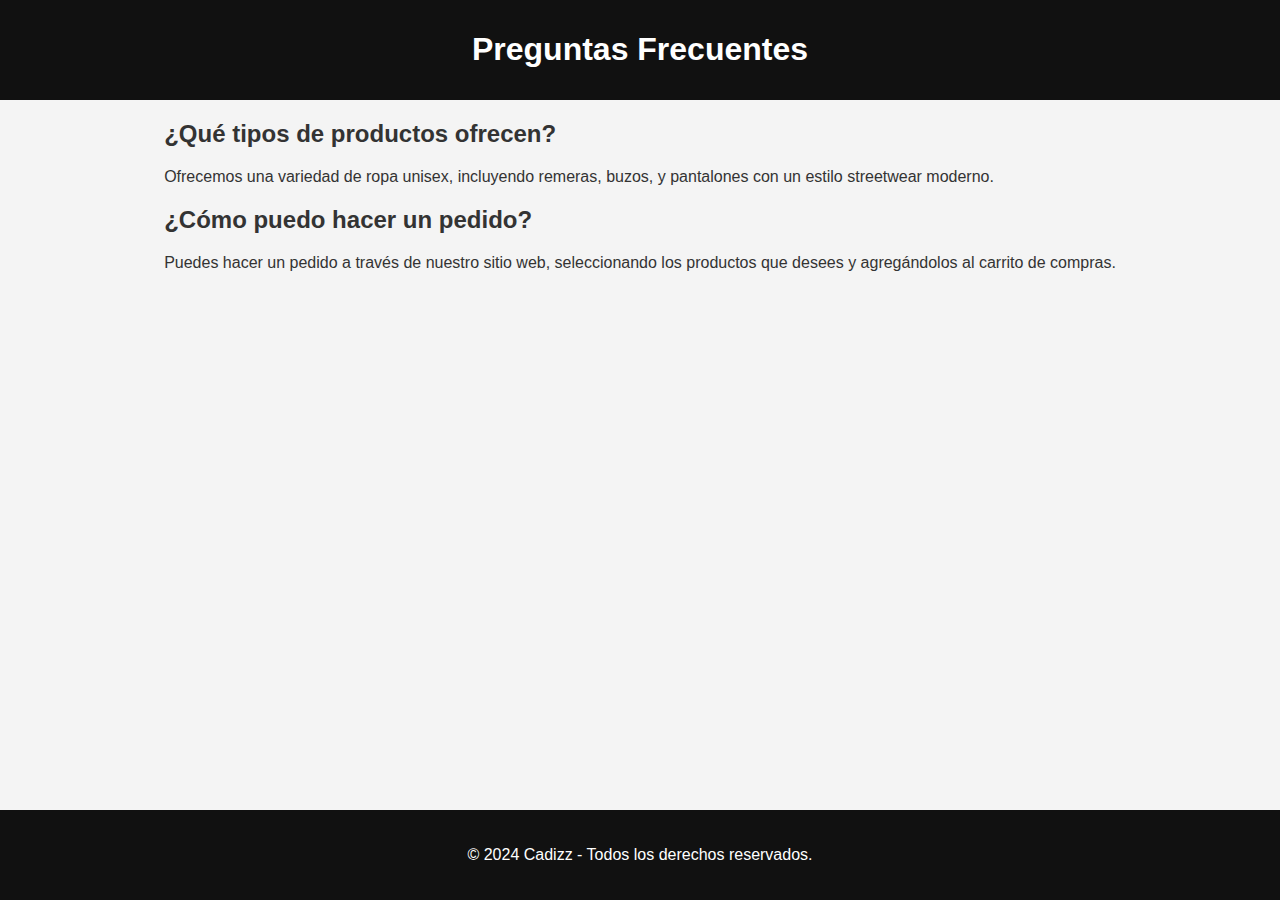
<file: Cadizz/faq.html>
<!DOCTYPE html>
<html lang="es">
<head>
    <meta charset="UTF-8">
    <meta name="viewport" content="width=device-width, initial-scale=1.0">
    <title>FAQ - Cadizz</title>
    <link rel="stylesheet" href="styles.css">
</head>
<body>

    <header>
        <h1>Preguntas Frecuentes</h1>
    </header>

    <section>
        <h2>¿Qué tipos de productos ofrecen?</h2>
        <p>Ofrecemos una variedad de ropa unisex, incluyendo remeras, buzos, y pantalones con un estilo streetwear moderno.</p>

        <h2>¿Cómo puedo hacer un pedido?</h2>
        <p>Puedes hacer un pedido a través de nuestro sitio web, seleccionando los productos que desees y agregándolos al carrito de compras.</p>
    </section>

    <footer>
        <p>&copy; 2024 Cadizz - Todos los derechos reservados.</p>
    </footer>

</body>
</html>
</file>
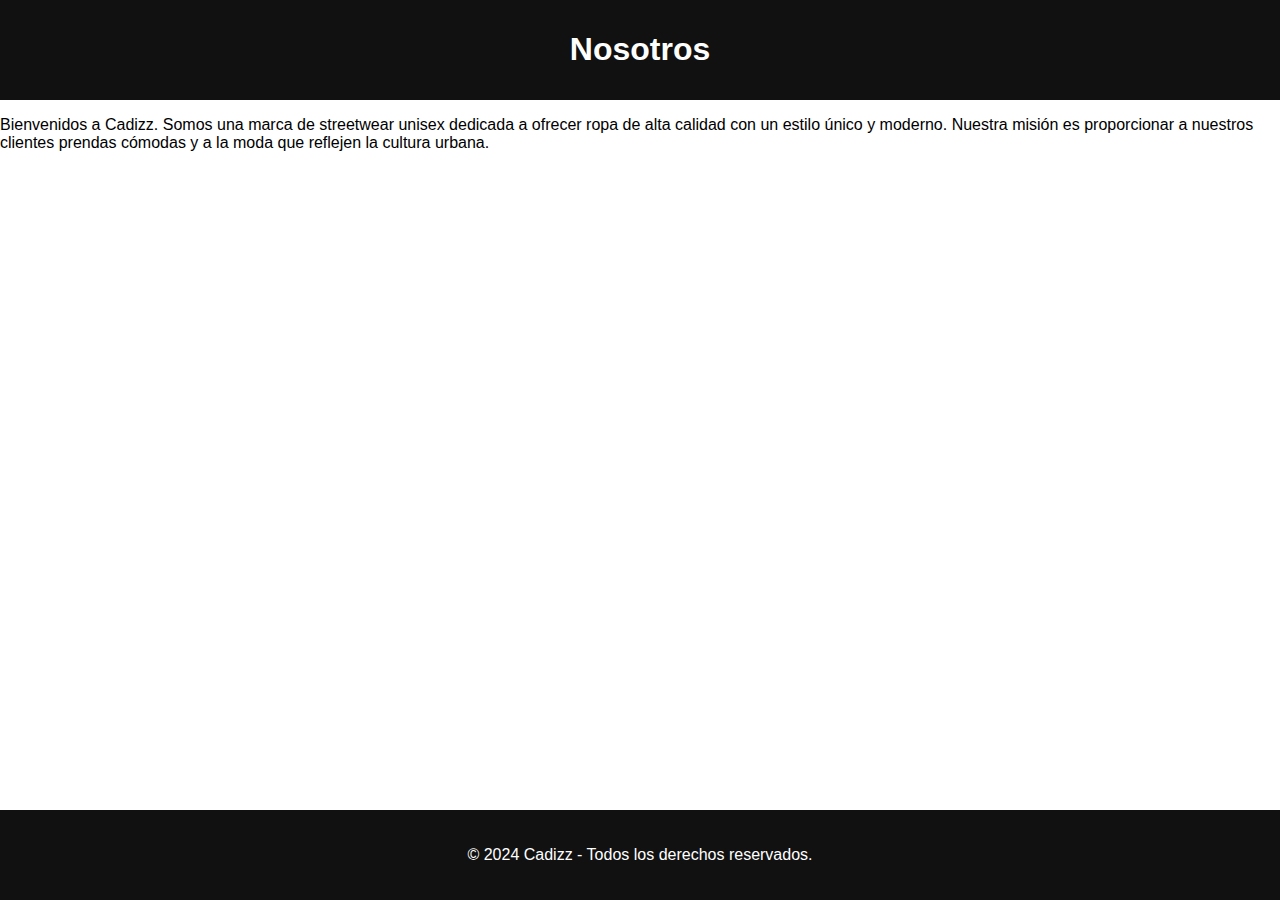
<file: Cadizz/nosotros.html>
<!DOCTYPE html>
<html lang="es">
<head>
    <meta charset="UTF-8">
    <meta name="viewport" content="width=device-width, initial-scale=1.0">
    <title>Nosotros - Cadizz</title>
    <link rel="stylesheet" href="styles.css">
    <style>
        body {
            font-family: Arial, sans-serif;
            margin: 0;
            padding: 0;
            background-color: #ffffff;
            color: #000000;
        }
    </style>
</head>

<body>
    
    <header>
        <h1>Nosotros</h1>
    </header>

    <section>
        <p>Bienvenidos a Cadizz. Somos una marca de streetwear unisex dedicada a ofrecer ropa de alta calidad con un estilo único y moderno. Nuestra misión es proporcionar a nuestros clientes prendas cómodas y a la moda que reflejen la cultura urbana.</p>
    </section>

    <footer>
        <p>&copy; 2024 Cadizz - Todos los derechos reservados.</p>
    </footer>

</body>
</html>
</file>
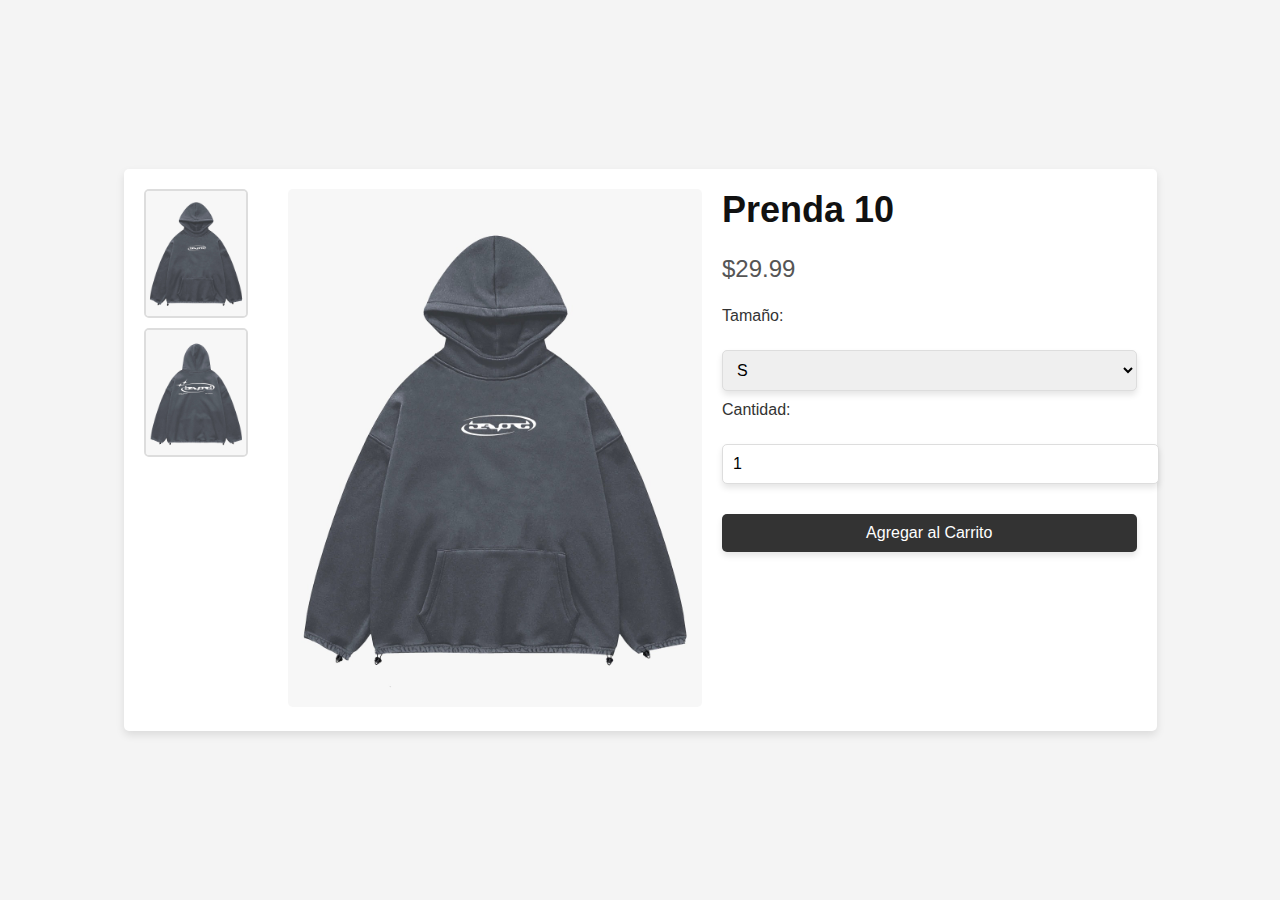
<file: Cadizz/prenda 10.html>
<!DOCTYPE html>
<html lang="es">
<head>
    <meta charset="UTF-8">
    <meta name="viewport" content="width=device-width, initial-scale=1.0">
    <title>Detalles de la Prenda</title>
    <link rel="stylesheet" href="styles.css">
    <style>
        /* Estilo general */
        body {
            font-family: Arial, sans-serif;
            margin: 0;
            padding: 0;
            background-color: #f4f4f4;
            color: #333;
        }

        .container {
            display: flex;
            max-width: 1200px;
            margin: 20px auto;
            padding: 20px;
            background-color: #fff;
            border-radius: 5px;
            box-shadow: 0 4px 8px rgba(0, 0, 0, 0.1);
        }

        .thumbnail-container {
            display: flex;
            flex-direction: column;
            gap: 10px;
            margin-right: 20px;
        }

        .thumbnail-container img {
            width: 100px;
            height: auto;
            cursor: pointer;
            border: 2px solid #ddd;
            border-radius: 5px;
            transition: transform 0.3s ease;
        }

        .thumbnail-container img:hover {
            transform: scale(1.1);
        }

        .image-container {
            position: relative;
            flex: 1;
        }

        .image-container img.main {
            width: 100%;
            max-width: 600px;
            height: auto;
            border-radius: 5px;
            cursor: pointer;
        }

        .image-container .zoom-lens {
            position: absolute;
            border: 2px solid #333;
            cursor: none;
            border-radius: 50%;
            display: none;
            pointer-events: none;
        }

        .details {
            flex: 1;
        }

        .details h1 {
            margin-top: 0;
            font-size: 36px;
            color: #111;
        }

        .details p {
            font-size: 24px;
            color: #555;
        }

        .details .options {
            margin-top: 20px;
        }

        .details .options label {
            display: block;
            margin-bottom: 10px;
        }

        .details .options select, .details .options input {
            width: 100%;
            padding: 10px;
            margin-top: 5px;
            font-size: 16px;
        }

        .details .options button {
            padding: 10px 20px;
            background-color: #333;
            color: #fff;
            border: none;
            border-radius: 5px;
            font-size: 16px;
            cursor: pointer;
            margin-top: 20px;
        }

        .details .options button:hover {
            background-color: #555;
        }

        /* Lupa de zoom */
        .zoom-lens {
            width: 100px;
            height: 100px;
        }
    </style>
</head>
<body>

    <div class="container">
        <!-- Contenedor de miniaturas -->
        <div class="thumbnail-container">
            <img src="imagenes/19.jpg" alt="Miniatura 1" onclick="showMainImage('imagenes/19.jpg')">
            <img src="imagenes/20.jpg" alt="Miniatura 2" onclick="showMainImage('imagenes/20.jpg')">
        </div>

        <!-- Contenedor de imagen principal y lupa -->
        <div class="image-container">
            <img id="main-image" class="main" src="imagenes/19.jpg" alt="Imagen Principal">
            <div id="zoom-lens" class="zoom-lens"></div>
        </div>

        <div class="details">
            <h1>Prenda 10</h1>
            <p>$29.99</p>
            <div class="options">
                <label for="size">Tamaño:</label>
                <select id="size">
                    <option value="s">S</option>
                    <option value="m">M</option>
                    <option value="l">L</option>
                    <option value="xl">XL</option>
                </select>

                <label for="quantity">Cantidad:</label>
                <input type="number" id="quantity" min="1" value="1">

                <button id="add-to-cart">Agregar al Carrito</button>
                <div id="feedback" class="feedback"></div>
            </div>
        </div>
    </div>

    <script src="script.js"></script>
</body>
</html>
</file>
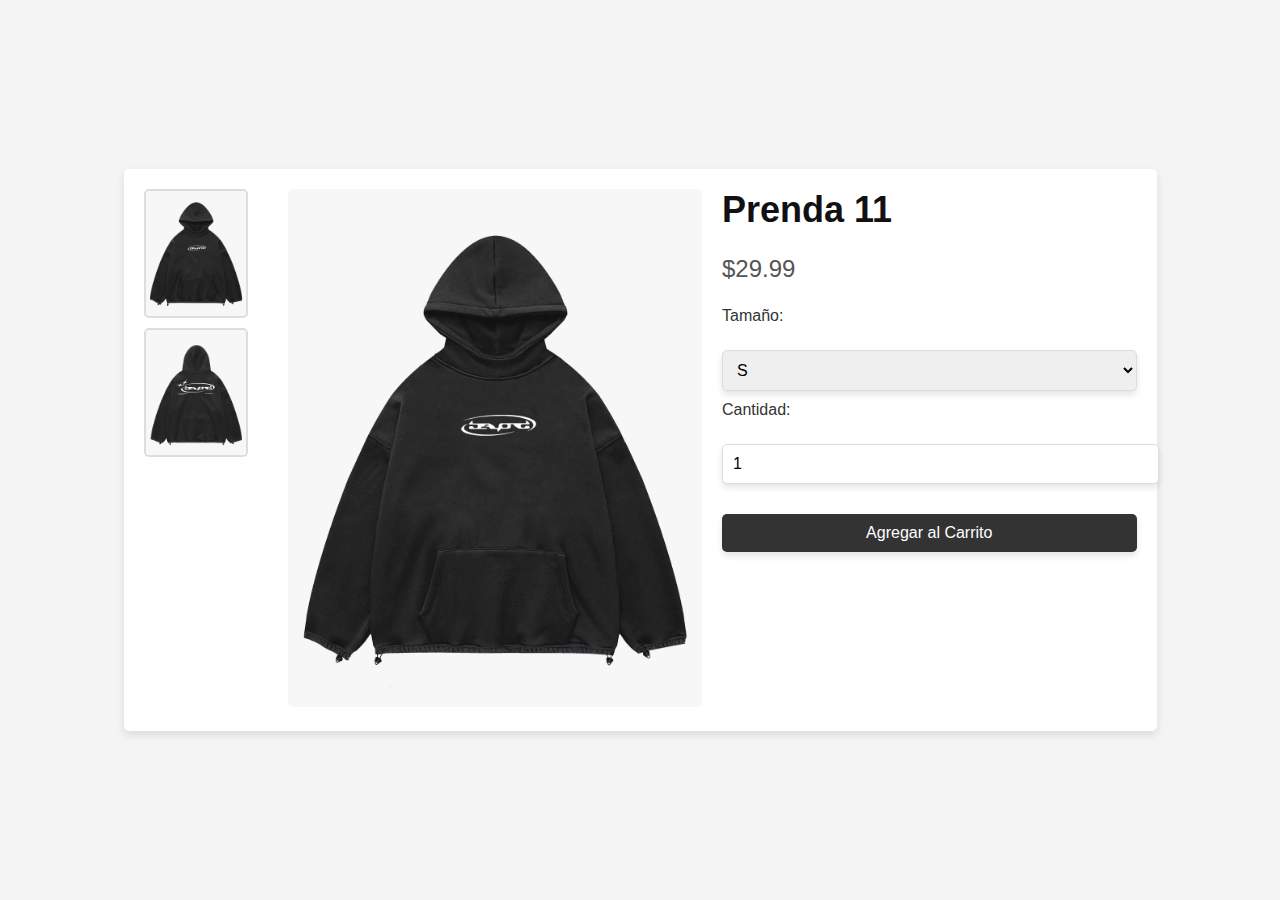
<file: Cadizz/prenda 11.html>
<!DOCTYPE html>
<html lang="es">
<head>
    <meta charset="UTF-8">
    <meta name="viewport" content="width=device-width, initial-scale=1.0">
    <title>Detalles de la Prenda</title>
    <link rel="stylesheet" href="styles.css">
    <style>
        /* Estilo general */
        body {
            font-family: Arial, sans-serif;
            margin: 0;
            padding: 0;
            background-color: #f4f4f4;
            color: #333;
        }

        .container {
            display: flex;
            max-width: 1200px;
            margin: 20px auto;
            padding: 20px;
            background-color: #fff;
            border-radius: 5px;
            box-shadow: 0 4px 8px rgba(0, 0, 0, 0.1);
        }

        .thumbnail-container {
            display: flex;
            flex-direction: column;
            gap: 10px;
            margin-right: 20px;
        }

        .thumbnail-container img {
            width: 100px;
            height: auto;
            cursor: pointer;
            border: 2px solid #ddd;
            border-radius: 5px;
            transition: transform 0.3s ease;
        }

        .thumbnail-container img:hover {
            transform: scale(1.1);
        }

        .image-container {
            position: relative;
            flex: 1;
        }

        .image-container img.main {
            width: 100%;
            max-width: 600px;
            height: auto;
            border-radius: 5px;
            cursor: pointer;
        }

        .image-container .zoom-lens {
            position: absolute;
            border: 2px solid #333;
            cursor: none;
            border-radius: 50%;
            display: none;
            pointer-events: none;
        }

        .details {
            flex: 1;
        }

        .details h1 {
            margin-top: 0;
            font-size: 36px;
            color: #111;
        }

        .details p {
            font-size: 24px;
            color: #555;
        }

        .details .options {
            margin-top: 20px;
        }

        .details .options label {
            display: block;
            margin-bottom: 10px;
        }

        .details .options select, .details .options input {
            width: 100%;
            padding: 10px;
            margin-top: 5px;
            font-size: 16px;
        }

        .details .options button {
            padding: 10px 20px;
            background-color: #333;
            color: #fff;
            border: none;
            border-radius: 5px;
            font-size: 16px;
            cursor: pointer;
            margin-top: 20px;
        }

        .details .options button:hover {
            background-color: #555;
        }

        /* Lupa de zoom */
        .zoom-lens {
            width: 100px;
            height: 100px;
        }
    </style>
</head>
<body>

    <div class="container">
        <!-- Contenedor de miniaturas -->
        <div class="thumbnail-container">
            <img src="imagenes/21.jpg" alt="Miniatura 1" onclick="showMainImage('imagenes/21.jpg')">
            <img src="imagenes/22.jpg" alt="Miniatura 2" onclick="showMainImage('imagenes/22.jpg')">
        </div>

        <!-- Contenedor de imagen principal y lupa -->
        <div class="image-container">
            <img id="main-image" class="main" src="imagenes/21.jpg" alt="Imagen Principal">
            <div id="zoom-lens" class="zoom-lens"></div>
        </div>

        <div class="details">
            <h1>Prenda 11</h1>
            <p>$29.99</p>
            <div class="options">
                <label for="size">Tamaño:</label>
                <select id="size">
                    <option value="s">S</option>
                    <option value="m">M</option>
                    <option value="l">L</option>
                    <option value="xl">XL</option>
                </select>

                <label for="quantity">Cantidad:</label>
                <input type="number" id="quantity" min="1" value="1">

                <button id="add-to-cart">Agregar al Carrito</button>
                <div id="feedback" class="feedback"></div>
            </div>
        </div>
    </div>

    <script src="script.js"></script>
</body>
</html>
</file>
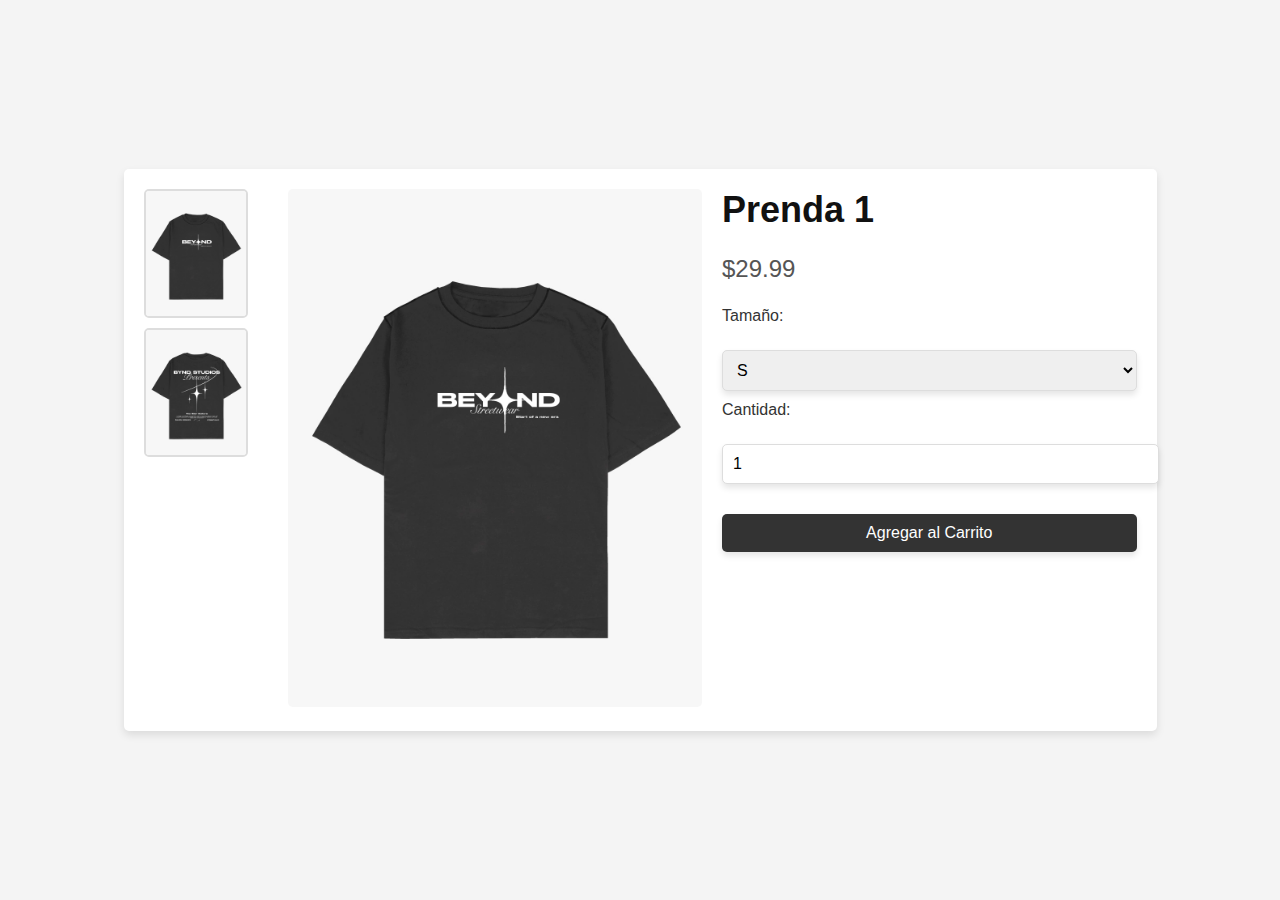
<file: Cadizz/remera 1.html>
<!DOCTYPE html>
<html lang="es">
<head>
    <meta charset="UTF-8">
    <meta name="viewport" content="width=device-width, initial-scale=1.0">
    <title>Detalles de la Prenda</title>
    <link rel="stylesheet" href="styles.css">
    <style>
        /* Estilo general */
        body {
            font-family: Arial, sans-serif;
            margin: 0;
            padding: 0;
            background-color: #f4f4f4;
            color: #333;
        }

        .container {
            display: flex;
            max-width: 1200px;
            margin: 20px auto;
            padding: 20px;
            background-color: #fff;
            border-radius: 5px;
            box-shadow: 0 4px 8px rgba(0, 0, 0, 0.1);
        }

        .thumbnail-container {
            display: flex;
            flex-direction: column;
            gap: 10px;
            margin-right: 20px;
        }

        .thumbnail-container img {
            width: 100px;
            height: auto;
            cursor: pointer;
            border: 2px solid #ddd;
            border-radius: 5px;
            transition: transform 0.3s ease;
        }

        .thumbnail-container img:hover {
            transform: scale(1.1);
        }

        .image-container {
            position: relative;
            flex: 1;
        }

        .image-container img.main {
            width: 100%;
            max-width: 600px;
            height: auto;
            border-radius: 5px;
            cursor: pointer;
        }

        .image-container .zoom-lens {
            position: absolute;
            border: 2px solid #333;
            cursor: none;
            border-radius: 50%;
            display: none;
            pointer-events: none;
        }

        .details {
            flex: 1;
        }

        .details h1 {
            margin-top: 0;
            font-size: 36px;
            color: #111;
        }

        .details p {
            font-size: 24px;
            color: #555;
        }

        .details .options {
            margin-top: 20px;
        }

        .details .options label {
            display: block;
            margin-bottom: 10px;
        }

        .details .options select, .details .options input {
            width: 100%;
            padding: 10px;
            margin-top: 5px;
            font-size: 16px;
        }

        .details .options button {
            padding: 10px 20px;
            background-color: #333;
            color: #fff;
            border: none;
            border-radius: 5px;
            font-size: 16px;
            cursor: pointer;
            margin-top: 20px;
        }

        .details .options button:hover {
            background-color: #555;
        }

        /* Lupa de zoom */
        .zoom-lens {
            width: 100px;
            height: 100px;
        }
    </style>
</head>
<body>

    <div class="container">
        <!-- Contenedor de miniaturas -->
        <div class="thumbnail-container">
            <img src="imagenes/01.jpg" alt="Miniatura 1" onclick="showMainImage('imagenes/01.jpg')">
            <img src="imagenes/02.jpg" alt="Miniatura 2" onclick="showMainImage('imagenes/02.jpg')">
        </div>

        <!-- Contenedor de imagen principal y lupa -->
        <div class="image-container">
            <img id="main-image" class="main" src="imagenes/01.jpg" alt="Imagen Principal">
            <div id="zoom-lens" class="zoom-lens"></div>
        </div>

        <div class="details">
            <h1>Prenda 1</h1>
            <p>$29.99</p>
            <div class="options">
                <label for="size">Tamaño:</label>
                <select id="size">
                    <option value="s">S</option>
                    <option value="m">M</option>
                    <option value="l">L</option>
                    <option value="xl">XL</option>
                </select>

                <label for="quantity">Cantidad:</label>
                <input type="number" id="quantity" min="1" value="1">

                <button id="add-to-cart">Agregar al Carrito</button>
                <div id="feedback" class="feedback"></div>
            </div>
        </div>
    </div>

    <script src="script.js"></script>
</body>
</html>
</file>
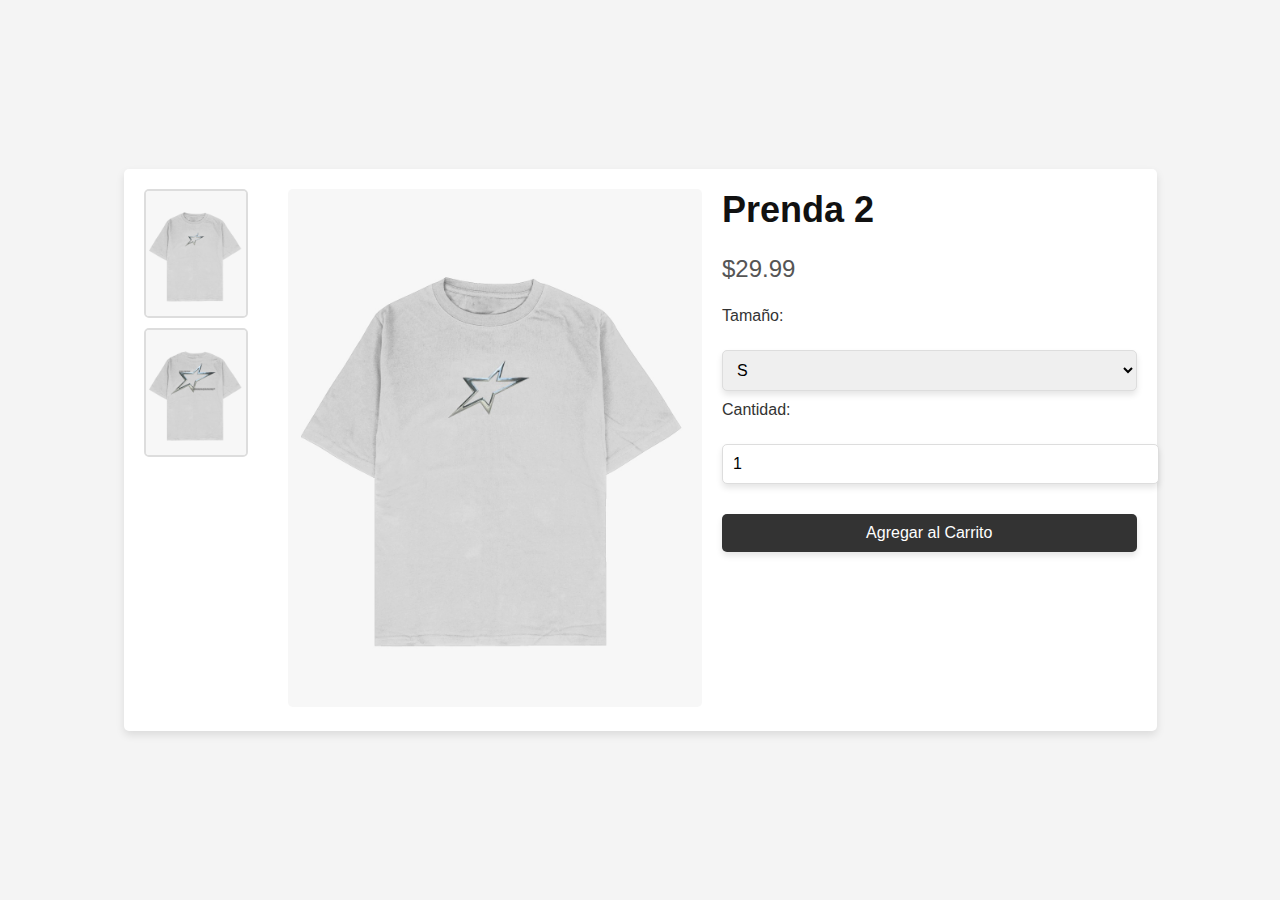
<file: Cadizz/remera 2.html>
<!DOCTYPE html>
<html lang="es">
<head>
    <meta charset="UTF-8">
    <meta name="viewport" content="width=device-width, initial-scale=1.0">
    <title>Detalles de la Prenda</title>
    <link rel="stylesheet" href="styles.css">
    <style>
        /* Estilo general */
        body {
            font-family: Arial, sans-serif;
            margin: 0;
            padding: 0;
            background-color: #f4f4f4;
            color: #333;
        }

        .container {
            display: flex;
            max-width: 1200px;
            margin: 20px auto;
            padding: 20px;
            background-color: #fff;
            border-radius: 5px;
            box-shadow: 0 4px 8px rgba(0, 0, 0, 0.1);
        }

        .thumbnail-container {
            display: flex;
            flex-direction: column;
            gap: 10px;
            margin-right: 20px;
        }

        .thumbnail-container img {
            width: 100px;
            height: auto;
            cursor: pointer;
            border: 2px solid #ddd;
            border-radius: 5px;
            transition: transform 0.3s ease;
        }

        .thumbnail-container img:hover {
            transform: scale(1.1);
        }

        .image-container {
            position: relative;
            flex: 1;
        }

        .image-container img.main {
            width: 100%;
            max-width: 600px;
            height: auto;
            border-radius: 5px;
            cursor: pointer;
        }

        .image-container .zoom-lens {
            position: absolute;
            border: 2px solid #333;
            cursor: none;
            border-radius: 50%;
            display: none;
            pointer-events: none;
        }

        .details {
            flex: 1;
        }

        .details h1 {
            margin-top: 0;
            font-size: 36px;
            color: #111;
        }

        .details p {
            font-size: 24px;
            color: #555;
        }

        .details .options {
            margin-top: 20px;
        }

        .details .options label {
            display: block;
            margin-bottom: 10px;
        }

        .details .options select, .details .options input {
            width: 100%;
            padding: 10px;
            margin-top: 5px;
            font-size: 16px;
        }

        .details .options button {
            padding: 10px 20px;
            background-color: #333;
            color: #fff;
            border: none;
            border-radius: 5px;
            font-size: 16px;
            cursor: pointer;
            margin-top: 20px;
        }

        .details .options button:hover {
            background-color: #555;
        }

        /* Lupa de zoom */
        .zoom-lens {
            width: 100px;
            height: 100px;
        }
    </style>
</head>
<body>

    <div class="container">
        <!-- Contenedor de miniaturas -->
        <div class="thumbnail-container">
            <img src="imagenes/03.jpg" alt="Miniatura 1" onclick="showMainImage('imagenes/03.jpg')">
            <img src="imagenes/04.jpg" alt="Miniatura 2" onclick="showMainImage('imagenes/04.jpg')">
        </div>

        <!-- Contenedor de imagen principal y lupa -->
        <div class="image-container">
            <img id="main-image" class="main" src="imagenes/03.jpg" alt="Imagen Principal">
            <div id="zoom-lens" class="zoom-lens"></div>
        </div>

        <div class="details">
            <h1>Prenda 2</h1>
            <p>$29.99</p>
            <div class="options">
                <label for="size">Tamaño:</label>
                <select id="size">
                    <option value="s">S</option>
                    <option value="m">M</option>
                    <option value="l">L</option>
                    <option value="xl">XL</option>
                </select>

                <label for="quantity">Cantidad:</label>
                <input type="number" id="quantity" min="1" value="1">

                <button id="add-to-cart">Agregar al Carrito</button>
                <div id="feedback" class="feedback"></div>
            </div>
        </div>
    </div>

    <script src="script.js"></script>
</body>
</html>
</file>
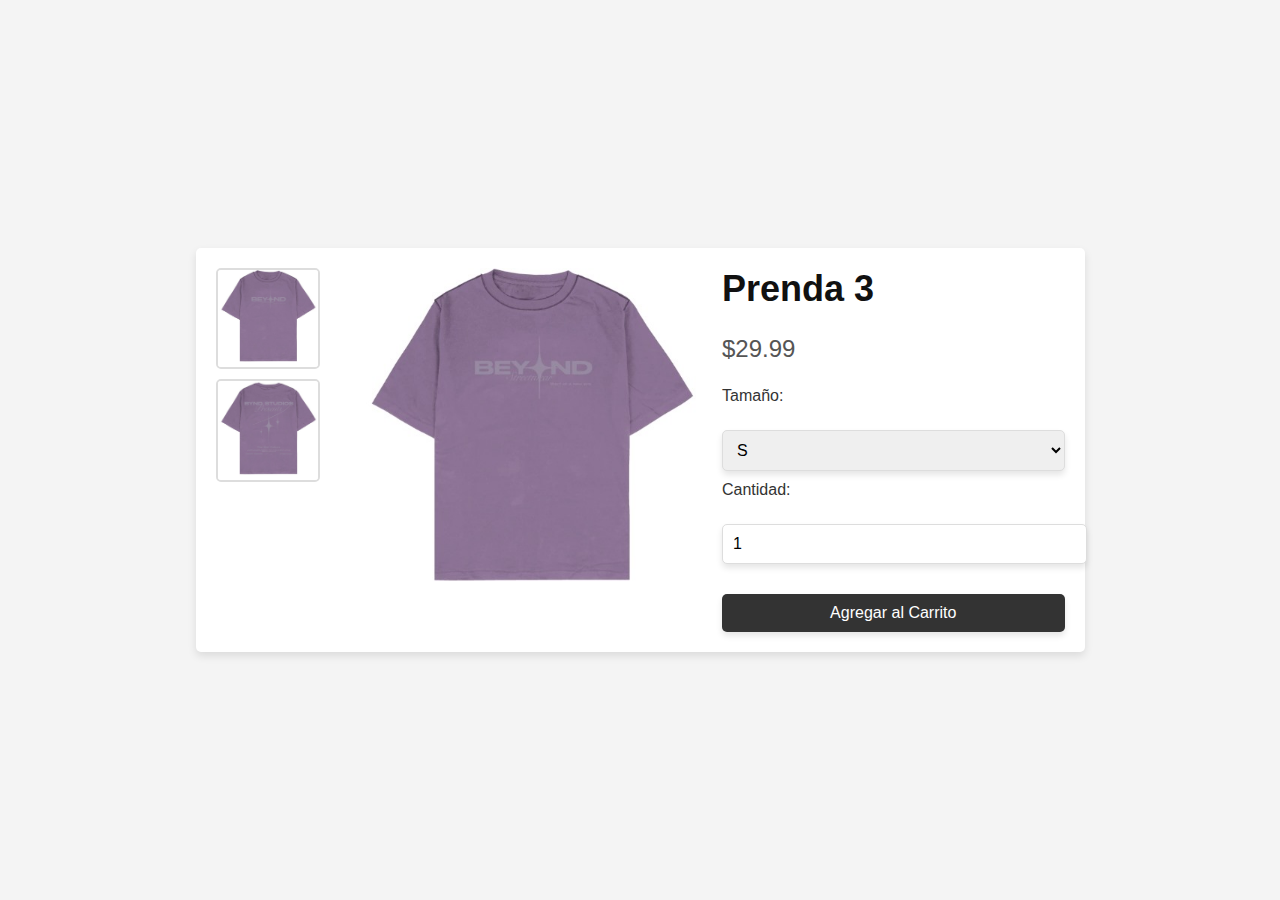
<file: Cadizz/remera 3.html>
<!DOCTYPE html>
<html lang="es">
<head>
    <meta charset="UTF-8">
    <meta name="viewport" content="width=device-width, initial-scale=1.0">
    <title>Detalles de la Prenda</title>
    <link rel="stylesheet" href="styles.css">
    <style>
        /* Estilo general */
        body {
            font-family: Arial, sans-serif;
            margin: 0;
            padding: 0;
            background-color: #f4f4f4;
            color: #333;
        }

        .container {
            display: flex;
            max-width: 1200px;
            margin: 20px auto;
            padding: 20px;
            background-color: #fff;
            border-radius: 5px;
            box-shadow: 0 4px 8px rgba(0, 0, 0, 0.1);
        }

        .thumbnail-container {
            display: flex;
            flex-direction: column;
            gap: 10px;
            margin-right: 20px;
        }

        .thumbnail-container img {
            width: 100px;
            height: auto;
            cursor: pointer;
            border: 2px solid #ddd;
            border-radius: 5px;
            transition: transform 0.3s ease;
        }

        .thumbnail-container img:hover {
            transform: scale(1.1);
        }

        .image-container {
            position: relative;
            flex: 1;
        }

        .image-container img.main {
            width: 100%;
            max-width: 600px;
            height: auto;
            border-radius: 5px;
            cursor: pointer;
        }

        .image-container .zoom-lens {
            position: absolute;
            border: 2px solid #333;
            cursor: none;
            border-radius: 50%;
            display: none;
            pointer-events: none;
        }

        .details {
            flex: 1;
        }

        .details h1 {
            margin-top: 0;
            font-size: 36px;
            color: #111;
        }

        .details p {
            font-size: 24px;
            color: #555;
        }

        .details .options {
            margin-top: 20px;
        }

        .details .options label {
            display: block;
            margin-bottom: 10px;
        }

        .details .options select, .details .options input {
            width: 100%;
            padding: 10px;
            margin-top: 5px;
            font-size: 16px;
        }

        .details .options button {
            padding: 10px 20px;
            background-color: #333;
            color: #fff;
            border: none;
            border-radius: 5px;
            font-size: 16px;
            cursor: pointer;
            margin-top: 20px;
        }

        .details .options button:hover {
            background-color: #555;
        }

        /* Lupa de zoom */
        .zoom-lens {
            width: 100px;
            height: 100px;
        }
    </style>
</head>
<body>

    <div class="container">
        <!-- Contenedor de miniaturas -->
        <div class="thumbnail-container">
            <img src="imagenes/05.jpg" alt="Miniatura 1" onclick="showMainImage('imagenes/05.jpg')">
            <img src="imagenes/06.jpg" alt="Miniatura 2" onclick="showMainImage('imagenes/06.jpg')">
        </div>

        <!-- Contenedor de imagen principal y lupa -->
        <div class="image-container">
            <img id="main-image" class="main" src="imagenes/05.jpg" alt="Imagen Principal">
            <div id="zoom-lens" class="zoom-lens"></div>
        </div>

        <div class="details">
            <h1>Prenda 3</h1>
            <p>$29.99</p>
            <div class="options">
                <label for="size">Tamaño:</label>
                <select id="size">
                    <option value="s">S</option>
                    <option value="m">M</option>
                    <option value="l">L</option>
                    <option value="xl">XL</option>
                </select>

                <label for="quantity">Cantidad:</label>
                <input type="number" id="quantity" min="1" value="1">

                <button id="add-to-cart">Agregar al Carrito</button>
                <div id="feedback" class="feedback"></div>
            </div>
        </div>
    </div>

    <script src="script.js"></script>
</body>
</html>
</file>
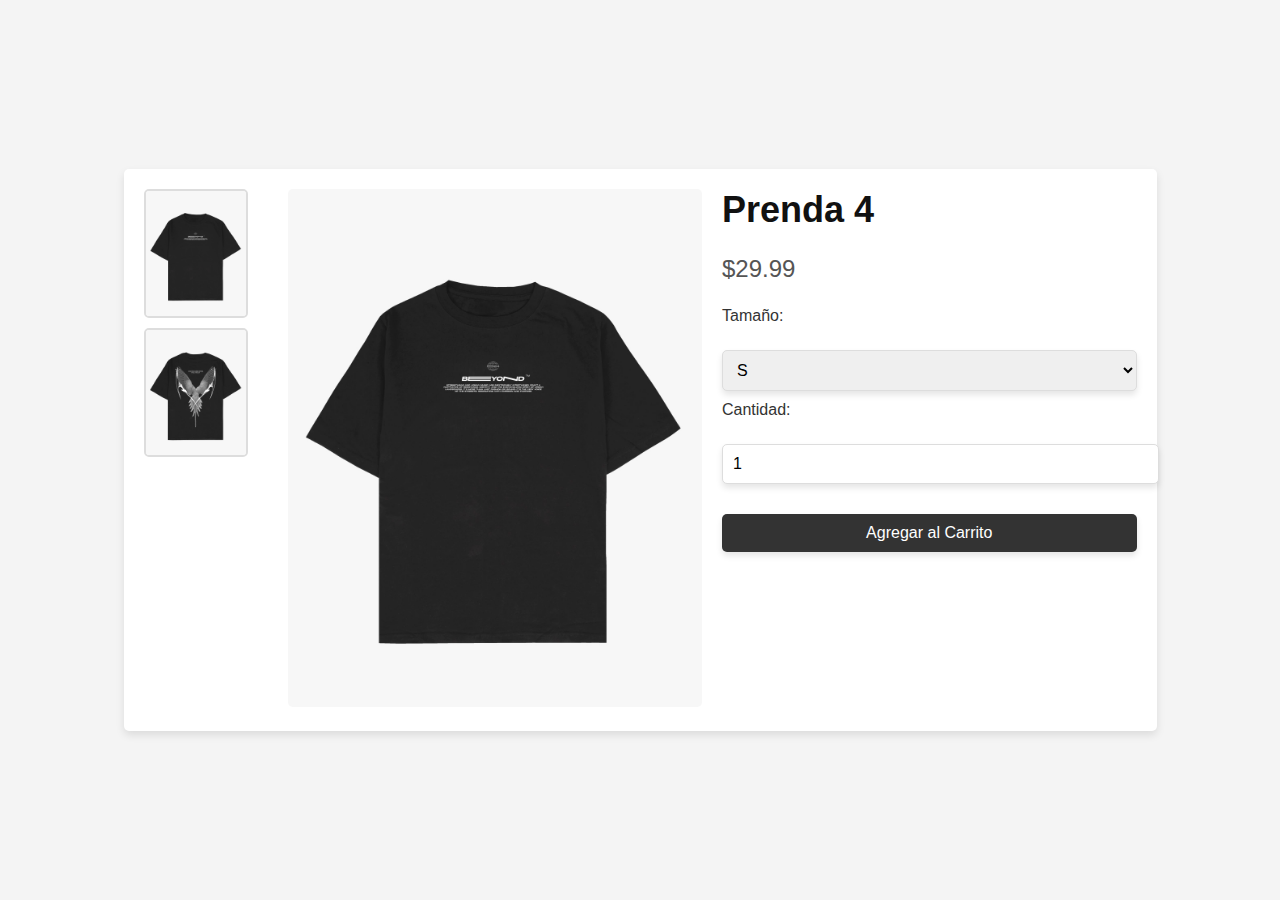
<file: Cadizz/remera 4.html>
<!DOCTYPE html>
<html lang="es">
<head>
    <meta charset="UTF-8">
    <meta name="viewport" content="width=device-width, initial-scale=1.0">
    <title>Detalles de la Prenda</title>
    <link rel="stylesheet" href="styles.css">
    <style>
        /* Estilo general */
        body {
            font-family: Arial, sans-serif;
            margin: 0;
            padding: 0;
            background-color: #f4f4f4;
            color: #333;
        }

        .container {
            display: flex;
            max-width: 1200px;
            margin: 20px auto;
            padding: 20px;
            background-color: #fff;
            border-radius: 5px;
            box-shadow: 0 4px 8px rgba(0, 0, 0, 0.1);
        }

        .thumbnail-container {
            display: flex;
            flex-direction: column;
            gap: 10px;
            margin-right: 20px;
        }

        .thumbnail-container img {
            width: 100px;
            height: auto;
            cursor: pointer;
            border: 2px solid #ddd;
            border-radius: 5px;
            transition: transform 0.3s ease;
        }

        .thumbnail-container img:hover {
            transform: scale(1.1);
        }

        .image-container {
            position: relative;
            flex: 1;
        }

        .image-container img.main {
            width: 100%;
            max-width: 600px;
            height: auto;
            border-radius: 5px;
            cursor: pointer;
        }

        .image-container .zoom-lens {
            position: absolute;
            border: 2px solid #333;
            cursor: none;
            border-radius: 50%;
            display: none;
            pointer-events: none;
        }

        .details {
            flex: 1;
        }

        .details h1 {
            margin-top: 0;
            font-size: 36px;
            color: #111;
        }

        .details p {
            font-size: 24px;
            color: #555;
        }

        .details .options {
            margin-top: 20px;
        }

        .details .options label {
            display: block;
            margin-bottom: 10px;
        }

        .details .options select, .details .options input {
            width: 100%;
            padding: 10px;
            margin-top: 5px;
            font-size: 16px;
        }

        .details .options button {
            padding: 10px 20px;
            background-color: #333;
            color: #fff;
            border: none;
            border-radius: 5px;
            font-size: 16px;
            cursor: pointer;
            margin-top: 20px;
        }

        .details .options button:hover {
            background-color: #555;
        }

        /* Lupa de zoom */
        .zoom-lens {
            width: 100px;
            height: 100px;
        }
    </style>
</head>
<body>

    <div class="container">
        <!-- Contenedor de miniaturas -->
        <div class="thumbnail-container">
            <img src="imagenes/07.jpg" alt="Miniatura 1" onclick="showMainImage('imagenes/07.jpg')">
            <img src="imagenes/08.jpg" alt="Miniatura 2" onclick="showMainImage('imagenes/08.jpg')">
        </div>

        <!-- Contenedor de imagen principal y lupa -->
        <div class="image-container">
            <img id="main-image" class="main" src="imagenes/07.jpg" alt="Imagen Principal">
            <div id="zoom-lens" class="zoom-lens"></div>
        </div>

        <div class="details">
            <h1>Prenda 4</h1>
            <p>$29.99</p>
            <div class="options">
                <label for="size">Tamaño:</label>
                <select id="size">
                    <option value="s">S</option>
                    <option value="m">M</option>
                    <option value="l">L</option>
                    <option value="xl">XL</option>
                </select>

                <label for="quantity">Cantidad:</label>
                <input type="number" id="quantity" min="1" value="1">

                <button id="add-to-cart">Agregar al Carrito</button>
                <div id="feedback" class="feedback"></div>
            </div>
        </div>
    </div>

    <script src="script.js"></script>
</body>
</html>
</file>
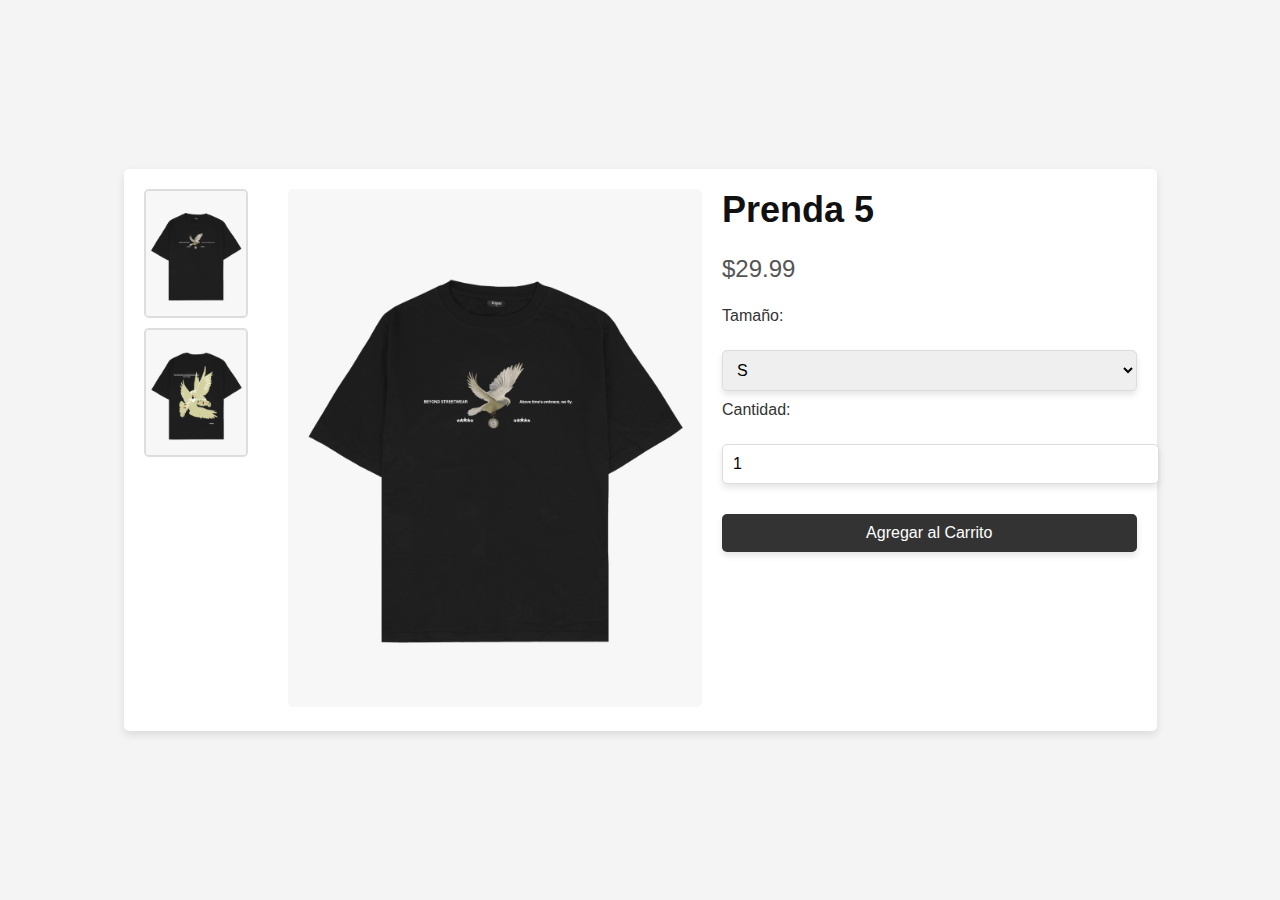
<file: Cadizz/remera 5.html>
<!DOCTYPE html>
<html lang="es">
<head>
    <meta charset="UTF-8">
    <meta name="viewport" content="width=device-width, initial-scale=1.0">
    <title>Detalles de la Prenda</title>
    <link rel="stylesheet" href="styles.css">
    <style>
        /* Estilo general */
        body {
            font-family: Arial, sans-serif;
            margin: 0;
            padding: 0;
            background-color: #f4f4f4;
            color: #333;
        }

        .container {
            display: flex;
            max-width: 1200px;
            margin: 20px auto;
            padding: 20px;
            background-color: #fff;
            border-radius: 5px;
            box-shadow: 0 4px 8px rgba(0, 0, 0, 0.1);
        }

        .thumbnail-container {
            display: flex;
            flex-direction: column;
            gap: 10px;
            margin-right: 20px;
        }

        .thumbnail-container img {
            width: 100px;
            height: auto;
            cursor: pointer;
            border: 2px solid #ddd;
            border-radius: 5px;
            transition: transform 0.3s ease;
        }

        .thumbnail-container img:hover {
            transform: scale(1.1);
        }

        .image-container {
            position: relative;
            flex: 1;
        }

        .image-container img.main {
            width: 100%;
            max-width: 600px;
            height: auto;
            border-radius: 5px;
            cursor: pointer;
        }

        .image-container .zoom-lens {
            position: absolute;
            border: 2px solid #333;
            cursor: none;
            border-radius: 50%;
            display: none;
            pointer-events: none;
        }

        .details {
            flex: 1;
        }

        .details h1 {
            margin-top: 0;
            font-size: 36px;
            color: #111;
        }

        .details p {
            font-size: 24px;
            color: #555;
        }

        .details .options {
            margin-top: 20px;
        }

        .details .options label {
            display: block;
            margin-bottom: 10px;
        }

        .details .options select, .details .options input {
            width: 100%;
            padding: 10px;
            margin-top: 5px;
            font-size: 16px;
        }

        .details .options button {
            padding: 10px 20px;
            background-color: #333;
            color: #fff;
            border: none;
            border-radius: 5px;
            font-size: 16px;
            cursor: pointer;
            margin-top: 20px;
        }

        .details .options button:hover {
            background-color: #555;
        }

        /* Lupa de zoom */
        .zoom-lens {
            width: 100px;
            height: 100px;
        }
    </style>
</head>
<body>

    <div class="container">
        <!-- Contenedor de miniaturas -->
        <div class="thumbnail-container">
            <img src="imagenes/09.jpg" alt="Miniatura 1" onclick="showMainImage('imagenes/09.jpg')">
            <img src="imagenes/10.jpg" alt="Miniatura 2" onclick="showMainImage('imagenes/10.jpg')">
        </div>

        <!-- Contenedor de imagen principal y lupa -->
        <div class="image-container">
            <img id="main-image" class="main" src="imagenes/09.jpg" alt="Imagen Principal">
            <div id="zoom-lens" class="zoom-lens"></div>
        </div>

        <div class="details">
            <h1>Prenda 5</h1>
            <p>$29.99</p>
            <div class="options">
                <label for="size">Tamaño:</label>
                <select id="size">
                    <option value="s">S</option>
                    <option value="m">M</option>
                    <option value="l">L</option>
                    <option value="xl">XL</option>
                </select>

                <label for="quantity">Cantidad:</label>
                <input type="number" id="quantity" min="1" value="1">

                <button id="add-to-cart">Agregar al Carrito</button>
                <div id="feedback" class="feedback"></div>
            </div>
        </div>
    </div>

    <script src="script.js"></script>
</body>
</html>
</file>
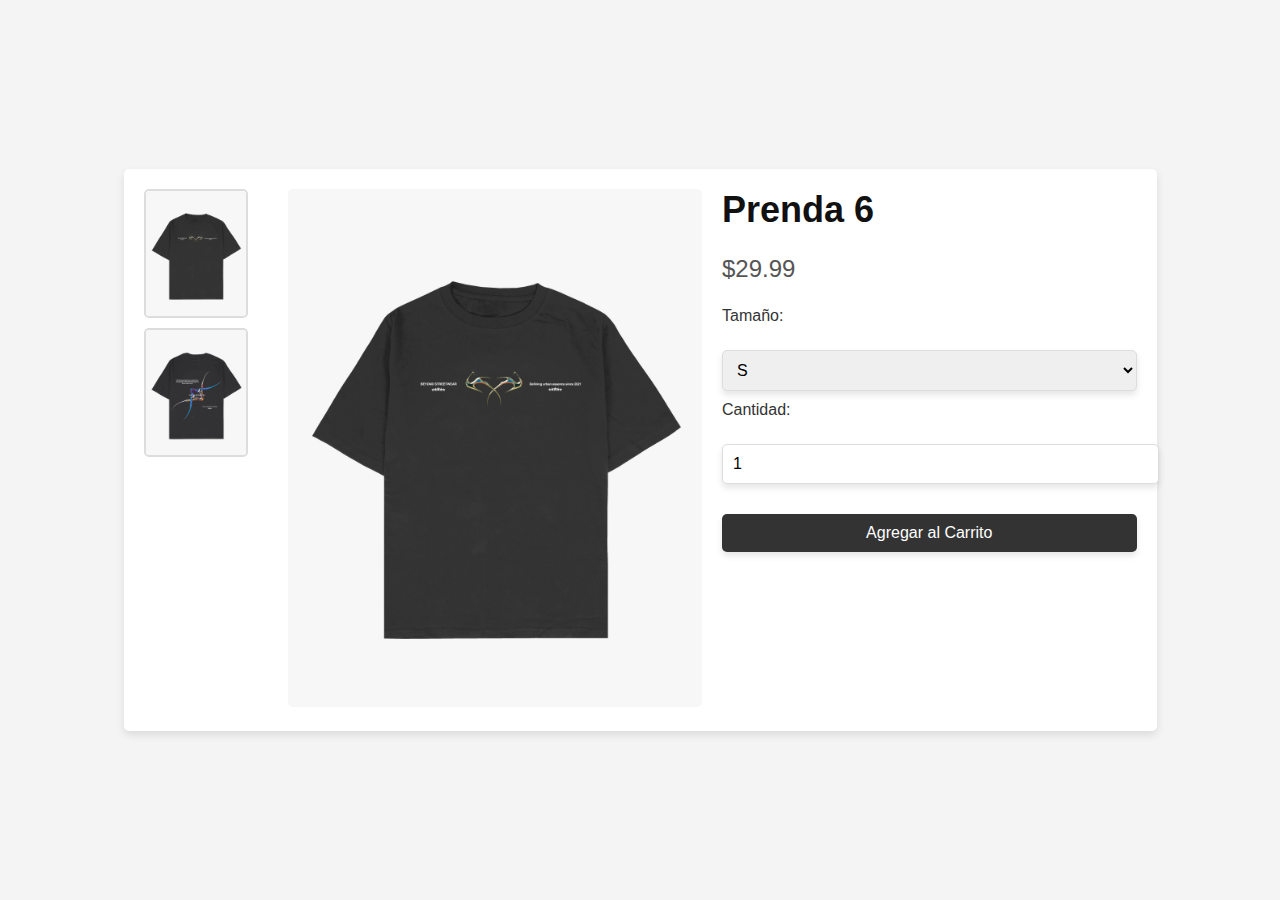
<file: Cadizz/remera 6.html>
<!DOCTYPE html>
<html lang="es">
<head>
    <meta charset="UTF-8">
    <meta name="viewport" content="width=device-width, initial-scale=1.0">
    <title>Detalles de la Prenda</title>
    <link rel="stylesheet" href="styles.css">
    <style>
        /* Estilo general */
        body {
            font-family: Arial, sans-serif;
            margin: 0;
            padding: 0;
            background-color: #f4f4f4;
            color: #333;
        }

        .container {
            display: flex;
            max-width: 1200px;
            margin: 20px auto;
            padding: 20px;
            background-color: #fff;
            border-radius: 5px;
            box-shadow: 0 4px 8px rgba(0, 0, 0, 0.1);
        }

        .thumbnail-container {
            display: flex;
            flex-direction: column;
            gap: 10px;
            margin-right: 20px;
        }

        .thumbnail-container img {
            width: 100px;
            height: auto;
            cursor: pointer;
            border: 2px solid #ddd;
            border-radius: 5px;
            transition: transform 0.3s ease;
        }

        .thumbnail-container img:hover {
            transform: scale(1.1);
        }

        .image-container {
            position: relative;
            flex: 1;
        }

        .image-container img.main {
            width: 100%;
            max-width: 600px;
            height: auto;
            border-radius: 5px;
            cursor: pointer;
        }

        .image-container .zoom-lens {
            position: absolute;
            border: 2px solid #333;
            cursor: none;
            border-radius: 50%;
            display: none;
            pointer-events: none;
        }

        .details {
            flex: 1;
        }

        .details h1 {
            margin-top: 0;
            font-size: 36px;
            color: #111;
        }

        .details p {
            font-size: 24px;
            color: #555;
        }

        .details .options {
            margin-top: 20px;
        }

        .details .options label {
            display: block;
            margin-bottom: 10px;
        }

        .details .options select, .details .options input {
            width: 100%;
            padding: 10px;
            margin-top: 5px;
            font-size: 16px;
        }

        .details .options button {
            padding: 10px 20px;
            background-color: #333;
            color: #fff;
            border: none;
            border-radius: 5px;
            font-size: 16px;
            cursor: pointer;
            margin-top: 20px;
        }

        .details .options button:hover {
            background-color: #555;
        }

        /* Lupa de zoom */
        .zoom-lens {
            width: 100px;
            height: 100px;
        }
    </style>
</head>
<body>

    <div class="container">
        <!-- Contenedor de miniaturas -->
        <div class="thumbnail-container">
            <img src="imagenes/11.jpg" alt="Miniatura 1" onclick="showMainImage('imagenes/11.jpg')">
            <img src="imagenes/12.jpg" alt="Miniatura 2" onclick="showMainImage('imagenes/12.jpg')">
        </div>

        <!-- Contenedor de imagen principal y lupa -->
        <div class="image-container">
            <img id="main-image" class="main" src="imagenes/11.jpg" alt="Imagen Principal">
            <div id="zoom-lens" class="zoom-lens"></div>
        </div>

        <div class="details">
            <h1>Prenda 6</h1>
            <p>$29.99</p>
            <div class="options">
                <label for="size">Tamaño:</label>
                <select id="size">
                    <option value="s">S</option>
                    <option value="m">M</option>
                    <option value="l">L</option>
                    <option value="xl">XL</option>
                </select>

                <label for="quantity">Cantidad:</label>
                <input type="number" id="quantity" min="1" value="1">

                <button id="add-to-cart">Agregar al Carrito</button>
                <div id="feedback" class="feedback"></div>
            </div>
        </div>
    </div>

    <script src="script.js"></script>
</body>
</html>
</file>
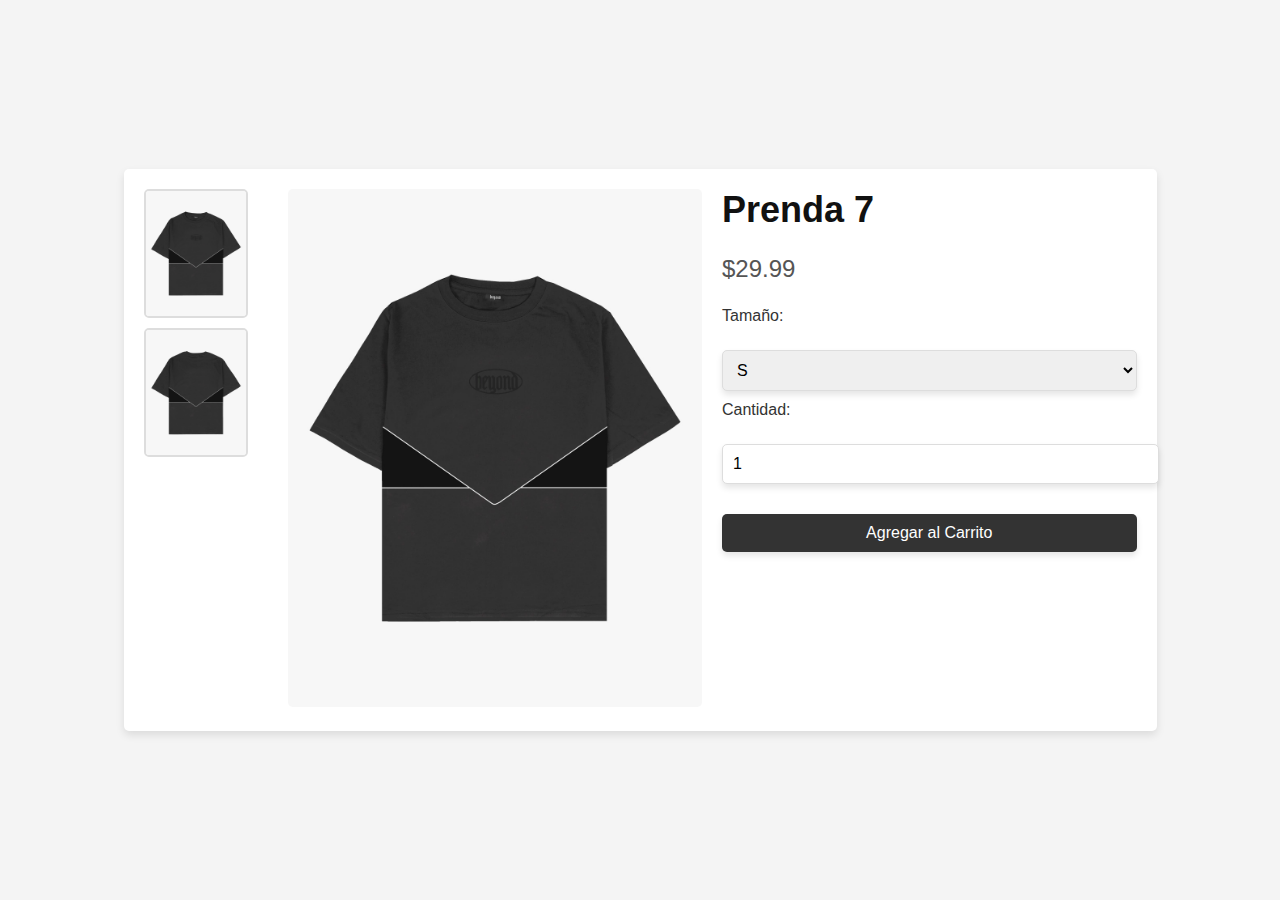
<file: Cadizz/remera 7.html>
<!DOCTYPE html>
<html lang="es">
<head>
    <meta charset="UTF-8">
    <meta name="viewport" content="width=device-width, initial-scale=1.0">
    <title>Detalles de la Prenda</title>
    <link rel="stylesheet" href="styles.css">
    <style>
        /* Estilo general */
        body {
            font-family: Arial, sans-serif;
            margin: 0;
            padding: 0;
            background-color: #f4f4f4;
            color: #333;
        }

        .container {
            display: flex;
            max-width: 1200px;
            margin: 20px auto;
            padding: 20px;
            background-color: #fff;
            border-radius: 5px;
            box-shadow: 0 4px 8px rgba(0, 0, 0, 0.1);
        }

        .thumbnail-container {
            display: flex;
            flex-direction: column;
            gap: 10px;
            margin-right: 20px;
        }

        .thumbnail-container img {
            width: 100px;
            height: auto;
            cursor: pointer;
            border: 2px solid #ddd;
            border-radius: 5px;
            transition: transform 0.3s ease;
        }

        .thumbnail-container img:hover {
            transform: scale(1.1);
        }

        .image-container {
            position: relative;
            flex: 1;
        }

        .image-container img.main {
            width: 100%;
            max-width: 600px;
            height: auto;
            border-radius: 5px;
            cursor: pointer;
        }

        .image-container .zoom-lens {
            position: absolute;
            border: 2px solid #333;
            cursor: none;
            border-radius: 50%;
            display: none;
            pointer-events: none;
        }

        .details {
            flex: 1;
        }

        .details h1 {
            margin-top: 0;
            font-size: 36px;
            color: #111;
        }

        .details p {
            font-size: 24px;
            color: #555;
        }

        .details .options {
            margin-top: 20px;
        }

        .details .options label {
            display: block;
            margin-bottom: 10px;
        }

        .details .options select, .details .options input {
            width: 100%;
            padding: 10px;
            margin-top: 5px;
            font-size: 16px;
        }

        .details .options button {
            padding: 10px 20px;
            background-color: #333;
            color: #fff;
            border: none;
            border-radius: 5px;
            font-size: 16px;
            cursor: pointer;
            margin-top: 20px;
        }

        .details .options button:hover {
            background-color: #555;
        }

        /* Lupa de zoom */
        .zoom-lens {
            width: 100px;
            height: 100px;
        }
    </style>
</head>
<body>

    <div class="container">
        <!-- Contenedor de miniaturas -->
        <div class="thumbnail-container">
            <img src="imagenes/13.jpg" alt="Miniatura 1" onclick="showMainImage('imagenes/13.jpg')">
            <img src="imagenes/14.jpg" alt="Miniatura 2" onclick="showMainImage('imagenes/14.jpg')">
        </div>

        <!-- Contenedor de imagen principal y lupa -->
        <div class="image-container">
            <img id="main-image" class="main" src="imagenes/13.jpg" alt="Imagen Principal">
            <div id="zoom-lens" class="zoom-lens"></div>
        </div>

        <div class="details">
            <h1>Prenda 7</h1>
            <p>$29.99</p>
            <div class="options">
                <label for="size">Tamaño:</label>
                <select id="size">
                    <option value="s">S</option>
                    <option value="m">M</option>
                    <option value="l">L</option>
                    <option value="xl">XL</option>
                </select>

                <label for="quantity">Cantidad:</label>
                <input type="number" id="quantity" min="1" value="1">

                <button id="add-to-cart">Agregar al Carrito</button>
                <div id="feedback" class="feedback"></div>
            </div>
        </div>
    </div>

    <script src="script.js"></script>
</body>
</html>
</file>
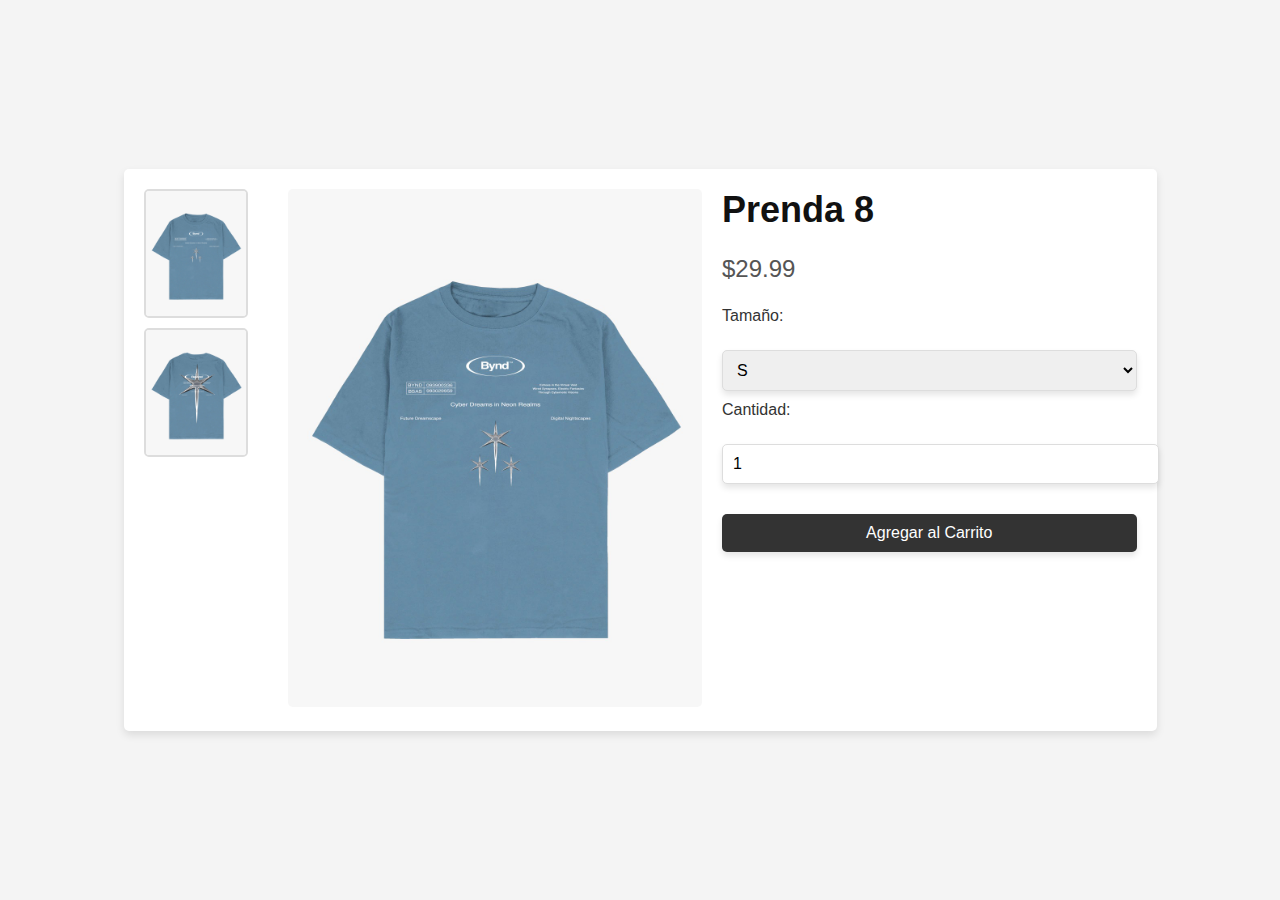
<file: Cadizz/remera 8.html>
<!DOCTYPE html>
<html lang="es">
<head>
    <meta charset="UTF-8">
    <meta name="viewport" content="width=device-width, initial-scale=1.0">
    <title>Detalles de la Prenda</title>
    <link rel="stylesheet" href="styles.css">
    <style>
        /* Estilo general */
        body {
            font-family: Arial, sans-serif;
            margin: 0;
            padding: 0;
            background-color: #f4f4f4;
            color: #333;
        }

        .container {
            display: flex;
            max-width: 1200px;
            margin: 20px auto;
            padding: 20px;
            background-color: #fff;
            border-radius: 5px;
            box-shadow: 0 4px 8px rgba(0, 0, 0, 0.1);
        }

        .thumbnail-container {
            display: flex;
            flex-direction: column;
            gap: 10px;
            margin-right: 20px;
        }

        .thumbnail-container img {
            width: 100px;
            height: auto;
            cursor: pointer;
            border: 2px solid #ddd;
            border-radius: 5px;
            transition: transform 0.3s ease;
        }

        .thumbnail-container img:hover {
            transform: scale(1.1);
        }

        .image-container {
            position: relative;
            flex: 1;
        }

        .image-container img.main {
            width: 100%;
            max-width: 600px;
            height: auto;
            border-radius: 5px;
            cursor: pointer;
        }

        .image-container .zoom-lens {
            position: absolute;
            border: 2px solid #333;
            cursor: none;
            border-radius: 50%;
            display: none;
            pointer-events: none;
        }

        .details {
            flex: 1;
        }

        .details h1 {
            margin-top: 0;
            font-size: 36px;
            color: #111;
        }

        .details p {
            font-size: 24px;
            color: #555;
        }

        .details .options {
            margin-top: 20px;
        }

        .details .options label {
            display: block;
            margin-bottom: 10px;
        }

        .details .options select, .details .options input {
            width: 100%;
            padding: 10px;
            margin-top: 5px;
            font-size: 16px;
        }

        .details .options button {
            padding: 10px 20px;
            background-color: #333;
            color: #fff;
            border: none;
            border-radius: 5px;
            font-size: 16px;
            cursor: pointer;
            margin-top: 20px;
        }

        .details .options button:hover {
            background-color: #555;
        }

        /* Lupa de zoom */
        .zoom-lens {
            width: 100px;
            height: 100px;
        }
    </style>
</head>
<body>

    <div class="container">
        <!-- Contenedor de miniaturas -->
        <div class="thumbnail-container">
            <img src="imagenes/15.jpg" alt="Miniatura 1" onclick="showMainImage('imagenes/15.jpg')">
            <img src="imagenes/16.jpg" alt="Miniatura 2" onclick="showMainImage('imagenes/16.jpg')">
        </div>

        <!-- Contenedor de imagen principal y lupa -->
        <div class="image-container">
            <img id="main-image" class="main" src="imagenes/15.jpg" alt="Imagen Principal">
            <div id="zoom-lens" class="zoom-lens"></div>
        </div>

        <div class="details">
            <h1>Prenda 8</h1>
            <p>$29.99</p>
            <div class="options">
                <label for="size">Tamaño:</label>
                <select id="size">
                    <option value="s">S</option>
                    <option value="m">M</option>
                    <option value="l">L</option>
                    <option value="xl">XL</option>
                </select>

                <label for="quantity">Cantidad:</label>
                <input type="number" id="quantity" min="1" value="1">

                <button id="add-to-cart">Agregar al Carrito</button>
                <div id="feedback" class="feedback"></div>
            </div>
        </div>
    </div>

    <script src="script.js"></script>
</body>
</html>
</file>
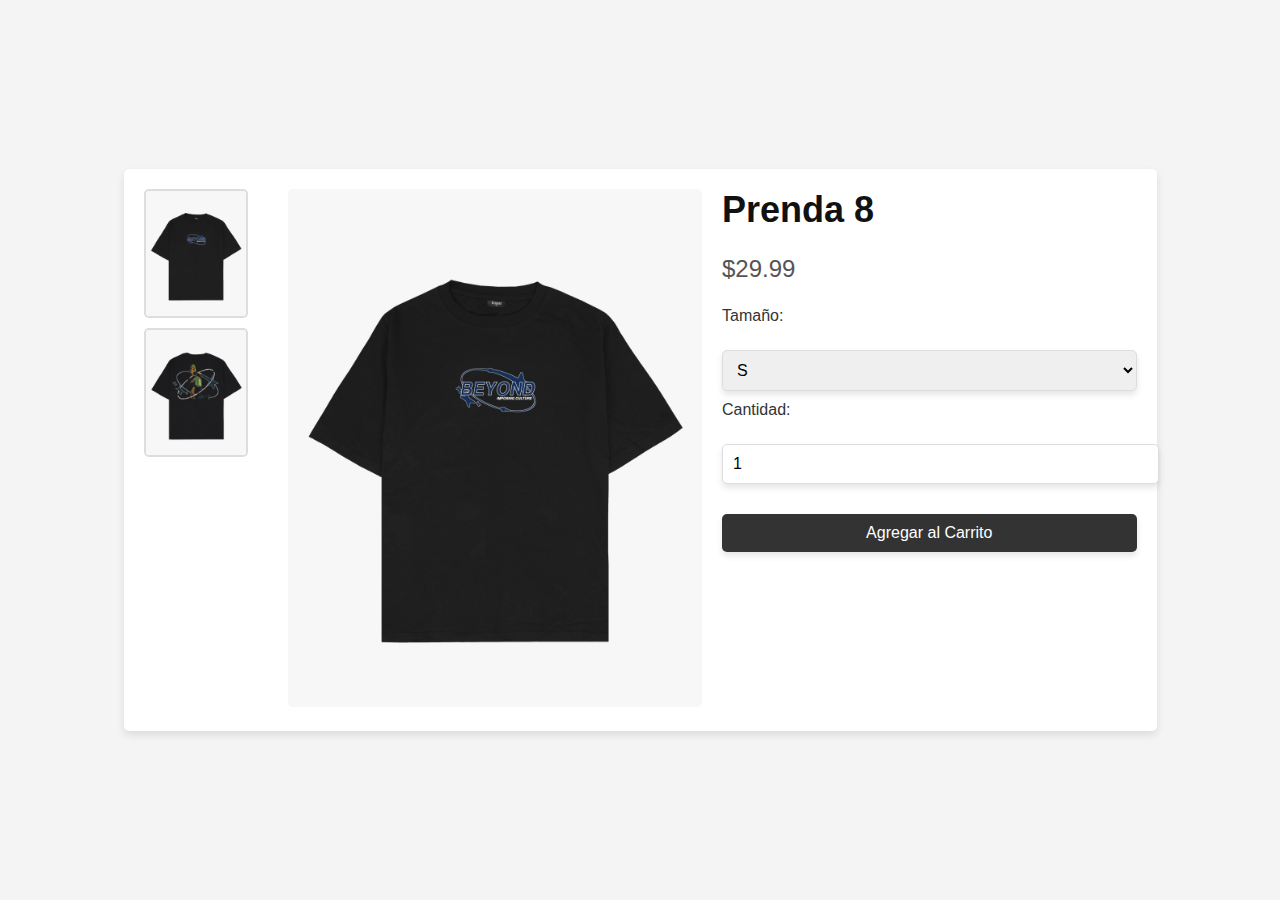
<file: Cadizz/remera 9.html>
<!DOCTYPE html>
<html lang="es">
<head>
    <meta charset="UTF-8">
    <meta name="viewport" content="width=device-width, initial-scale=1.0">
    <title>Detalles de la Prenda</title>
    <link rel="stylesheet" href="styles.css">
    <style>
        /* Estilo general */
        body {
            font-family: Arial, sans-serif;
            margin: 0;
            padding: 0;
            background-color: #f4f4f4;
            color: #333;
        }

        .container {
            display: flex;
            max-width: 1200px;
            margin: 20px auto;
            padding: 20px;
            background-color: #fff;
            border-radius: 5px;
            box-shadow: 0 4px 8px rgba(0, 0, 0, 0.1);
        }

        .thumbnail-container {
            display: flex;
            flex-direction: column;
            gap: 10px;
            margin-right: 20px;
        }

        .thumbnail-container img {
            width: 100px;
            height: auto;
            cursor: pointer;
            border: 2px solid #ddd;
            border-radius: 5px;
            transition: transform 0.3s ease;
        }

        .thumbnail-container img:hover {
            transform: scale(1.1);
        }

        .image-container {
            position: relative;
            flex: 1;
        }

        .image-container img.main {
            width: 100%;
            max-width: 600px;
            height: auto;
            border-radius: 5px;
            cursor: pointer;
        }

        .image-container .zoom-lens {
            position: absolute;
            border: 2px solid #333;
            cursor: none;
            border-radius: 50%;
            display: none;
            pointer-events: none;
        }

        .details {
            flex: 1;
        }

        .details h1 {
            margin-top: 0;
            font-size: 36px;
            color: #111;
        }

        .details p {
            font-size: 24px;
            color: #555;
        }

        .details .options {
            margin-top: 20px;
        }

        .details .options label {
            display: block;
            margin-bottom: 10px;
        }

        .details .options select, .details .options input {
            width: 100%;
            padding: 10px;
            margin-top: 5px;
            font-size: 16px;
        }

        .details .options button {
            padding: 10px 20px;
            background-color: #333;
            color: #fff;
            border: none;
            border-radius: 5px;
            font-size: 16px;
            cursor: pointer;
            margin-top: 20px;
        }

        .details .options button:hover {
            background-color: #555;
        }

        /* Lupa de zoom */
        .zoom-lens {
            width: 100px;
            height: 100px;
        }
    </style>
</head>
<body>

    <div class="container">
        <!-- Contenedor de miniaturas -->
        <div class="thumbnail-container">
            <img src="imagenes/17.jpg" alt="Miniatura 1" onclick="showMainImage('imagenes/17.jpg')">
            <img src="imagenes/18.jpg" alt="Miniatura 2" onclick="showMainImage('imagenes/18.jpg')">
        </div>

        <!-- Contenedor de imagen principal y lupa -->
        <div class="image-container">
            <img id="main-image" class="main" src="imagenes/17.jpg" alt="Imagen Principal">
            <div id="zoom-lens" class="zoom-lens"></div>
        </div>

        <div class="details">
            <h1>Prenda 8</h1>
            <p>$29.99</p>
            <div class="options">
                <label for="size">Tamaño:</label>
                <select id="size">
                    <option value="s">S</option>
                    <option value="m">M</option>
                    <option value="l">L</option>
                    <option value="xl">XL</option>
                </select>

                <label for="quantity">Cantidad:</label>
                <input type="number" id="quantity" min="1" value="1">

                <button id="add-to-cart">Agregar al Carrito</button>
                <div id="feedback" class="feedback"></div>
            </div>
        </div>
    </div>

    <script src="script.js"></script>
</body>
</html>
</file>
<file: Cadizz/styles.css>
/* Estilo general */
body {
    font-family: Arial, sans-serif;
    margin: 0;
    padding: 0;
    background-color: #f4f4f4;
    color: #333;
    display: flex;
    justify-content: center;
    flex-direction: column;
    min-height: 100vh;
    align-items: center;
    
    width: 100%;
    top: 0;
    left: 0;
    z-index: 1000;
    transition: background-color 0.3s ease, padding 0.3s ease, transform 0.3s ease; /* Transiciones suaves */

}

header.scrolled {
    background-color: #333; /* Cambiar color del background al hacer scroll */
    padding: 5px 20px; /* Reducir padding */
    transform: scale(0.9); /* Reducir tamaño */
}

/* Contenedor principal que agrupa las prendas */
.container {
    display: grid;
    grid-template-columns: repeat(3, 1fr); /* Tres columnas de igual tamaño */
    gap: 20px; /* Espacio entre las columnas */
    max-width: 1000px;
    margin: 20px auto;
    padding: 20px;
}


/* Header */
header {
    background-color: #111;
    color: #fff;
    display: flex;
    justify-content: center;
    align-items: center;
    padding: 10px 20px;
    position: relative;
    width: 100%;
}

header img { 
    max-height: 150px; /*TAMAÑO DEL LOGO*/
    margin-right: 20px;
    transition: max-height 0.3s ease, transform 0.3s ease; /* Transiciones suaves */
}
header.scrolled img {
    max-height: 100px; /* Reducir el tamaño del logo al hacer scroll */
    transform: translateY(-10px); /* Mover el logo ligeramente hacia arriba */
}


/*MENU*/
/* Estilos del menú */
.menu {
    background-color: #222;
    color: #fff;
    display: flex;
    flex-direction: column;
    align-items: center;
    width: 200px;
    position: fixed;
    top: 60px; /* Ajusta según la altura del header */
    right: -200px; /* Inicialmente fuera de la pantalla */
    transition: right 0.3s ease; /* Transición suave al desplegarse */
    padding: 20px;
    box-shadow: 0 4px 8px rgba(0, 0, 0, 0.2);
}

.menu a {
    color: #fff;
    text-decoration: none;
    font-size: 18px;
    margin: 10px 0;
    transition: color 0.3s ease;
}

.menu a:hover {
    color: #ff9800; /* Cambia el color al pasar el ratón */
}

/* Icono de menú (3 líneas) */
.menu-icon {
    cursor: pointer;
    position: absolute;
    top: 20px;
    right: 20px;
    width: 30px;
    height: 21px;
    display: flex;
    flex-direction: column;
    justify-content: space-between;
}

.menu-icon div {
    background-color: #fff;
    height: 3px;
    border-radius: 2px;
    transition: transform 0.3s ease, opacity 0.3s ease;
}

.menu-icon.open div:nth-child(1) {
    transform: translateY(9px) rotate(45deg);
}

.menu-icon.open div:nth-child(2) {
    opacity: 0;
}

.menu-icon.open div:nth-child(3) {
    transform: translateY(-9px) rotate(-45deg);
}


/* Estilo del contenedor de cada prenda */
.product {
    width: 100%; /* Ancho del contenedor igual al de la columna */
    aspect-ratio: 1/1; /* Mantener un aspecto cuadrado */
    overflow: hidden; /* Ocultar cualquier parte de la imagen que sobresalga */
    border: 2px solid #ccc;
    display: flex;
    flex-direction: column;
    align-items: center;
    justify-content: center;
    background-color: #fff;
    margin: 0 auto; /* Centrando cada prenda dentro de su columna */
    
}


/* Productos */
/*---------------------------*/
.product-grid {
    display: flex;
    flex-wrap: wrap;
    justify-content: space-between;
}
.product {
    flex: 0 0 30%;
    margin-bottom: 20px;
    box-sizing: border-box;
}

.product-info {
    text-align: center;
}

.hidden {
    display: none;
}
/*--------------------------------------------*/
.products {
    display: grid;
    grid-template-columns: repeat(3, minmax(200px, 1fr)); /* 3 columnas */
    gap: 15px; /* Ajusta el espacio entre los productos */
    padding: 20px;
    box-sizing: border-box; /* Asegura que el padding se incluya en el tamaño total */
}

.product {
    position: relative;
    background-color: #fff;
    border-radius: 5px;
    box-shadow: 0 4px 8px rgba(0, 0, 0, 0.1);
    text-align: center;
    cursor: pointer;
    overflow: hidden; /* Evita que las imágenes sobresalgan */
    transition: transform 0.2s ease, box-shadow 0.3s ease;
    width: 100%; /* Asegura que el producto ocupe todo el ancho de la columna */
    aspect-ratio: 1 / 1; /* Mantiene un ratio de aspecto cuadrado para las imágenes */
}

.product img {
    width: 100%;
    height: auto;
    object-fit: cover; /* Mantiene la proporción de la imagen y llena el contenedor */
    max-width: 100%; /* Asegura que la imagen no exceda el ancho del contenedor */
    max-height: 470px; /* Ajusta la altura máxima para evitar que las imágenes sean demasiado grandes */
    transition: opacity 0.2s ease; /* Transición suave */
    position: absolute;
    top: 0;
    left: 0;
}

.product img.front {
    opacity: 1; /* Muestra la parte delantera por defecto */
}

.product img.back {
    opacity: 0; /* Oculta la parte trasera por defecto */
}

.product:hover img.front {
    opacity: 0; /* Oculta la parte delantera al pasar el mouse */
}

.product:hover img.back {
    opacity: 1; /* Muestra la parte trasera al pasar el mouse */
}

.product h3 , .product p{
    margin: 10px 0;
    font-size: 18px;
    text-align: center;
}

.product-info {
    padding: 20px;
    background-color: #fff;
    border-top: 1px solid #ddd; /* Línea divisoria */
}

.product-info h3 {
    margin: 0;
    font-size: 16px;
}

.product a {
    text-decoration: none;
    color: inherit;
}

/* Footer */
footer {
    background-color: #111;
    color: #fff;
    text-align: center;
    padding: 20px;
    margin-top: auto;
    width: 100%;
}







/*OPCIONES DE LAS REMERAS*/
/* Estilo general de las opciones */
.options {
    display: flex;
    flex-direction: column;
    gap: 10px;
    margin-top: 20px;
}

.options label {
    font-size: 16px;
    margin-bottom: 5px;
}

.options select,
.options input,
.options button {
    padding: 10px;
    font-size: 16px;
    border-radius: 5px;
    border: 1px solid #ddd;
    box-shadow: 0 4px 6px rgba(0, 0, 0, 0.1);
    transition: all 0.3s ease;
}

.options select:focus,
.options input:focus {
    border-color: #333;
    outline: none;
}

.options button {
    background-color: #333;
    color: white;
    border: none;
    cursor: pointer;
}

.options button:hover {
    background-color: #555;
}

.feedback {
    margin-top: 10px;
    font-size: 16px;
    color: #28a745; /* Color verde para feedback positivo */
    display: none; /* Oculto por defecto */
}

.feedback.error {
    color: #dc3545; /* Color rojo para errores */
}


/*ZOOM*/
/* Lupa de zoom */
.zoom-lens {
    width: 180px;  /* Ajusta el ancho del lente de zoom */
    height: 180px; /* Ajusta la altura del lente de zoom */
    border-radius: 50%; /* Mantén el borde redondeado */
}
/*-----------------------------------*/
/* Estilo para los filtros */
#filters {
    text-align: center;
    margin-bottom: 20px;
}

.filter-button {
    margin: 5px;
    padding: 10px 20px;
    border: none;
    background-color: #333;
    color: #fff;
    cursor: pointer;
    border-radius: 5px;
}

.filter-button:hover {
    background-color: #555;
}
/* Oculta todos los productos inicialmente */


/* Muestra los productos filtrados */
.product.show {
    display: block;
}
</file>
